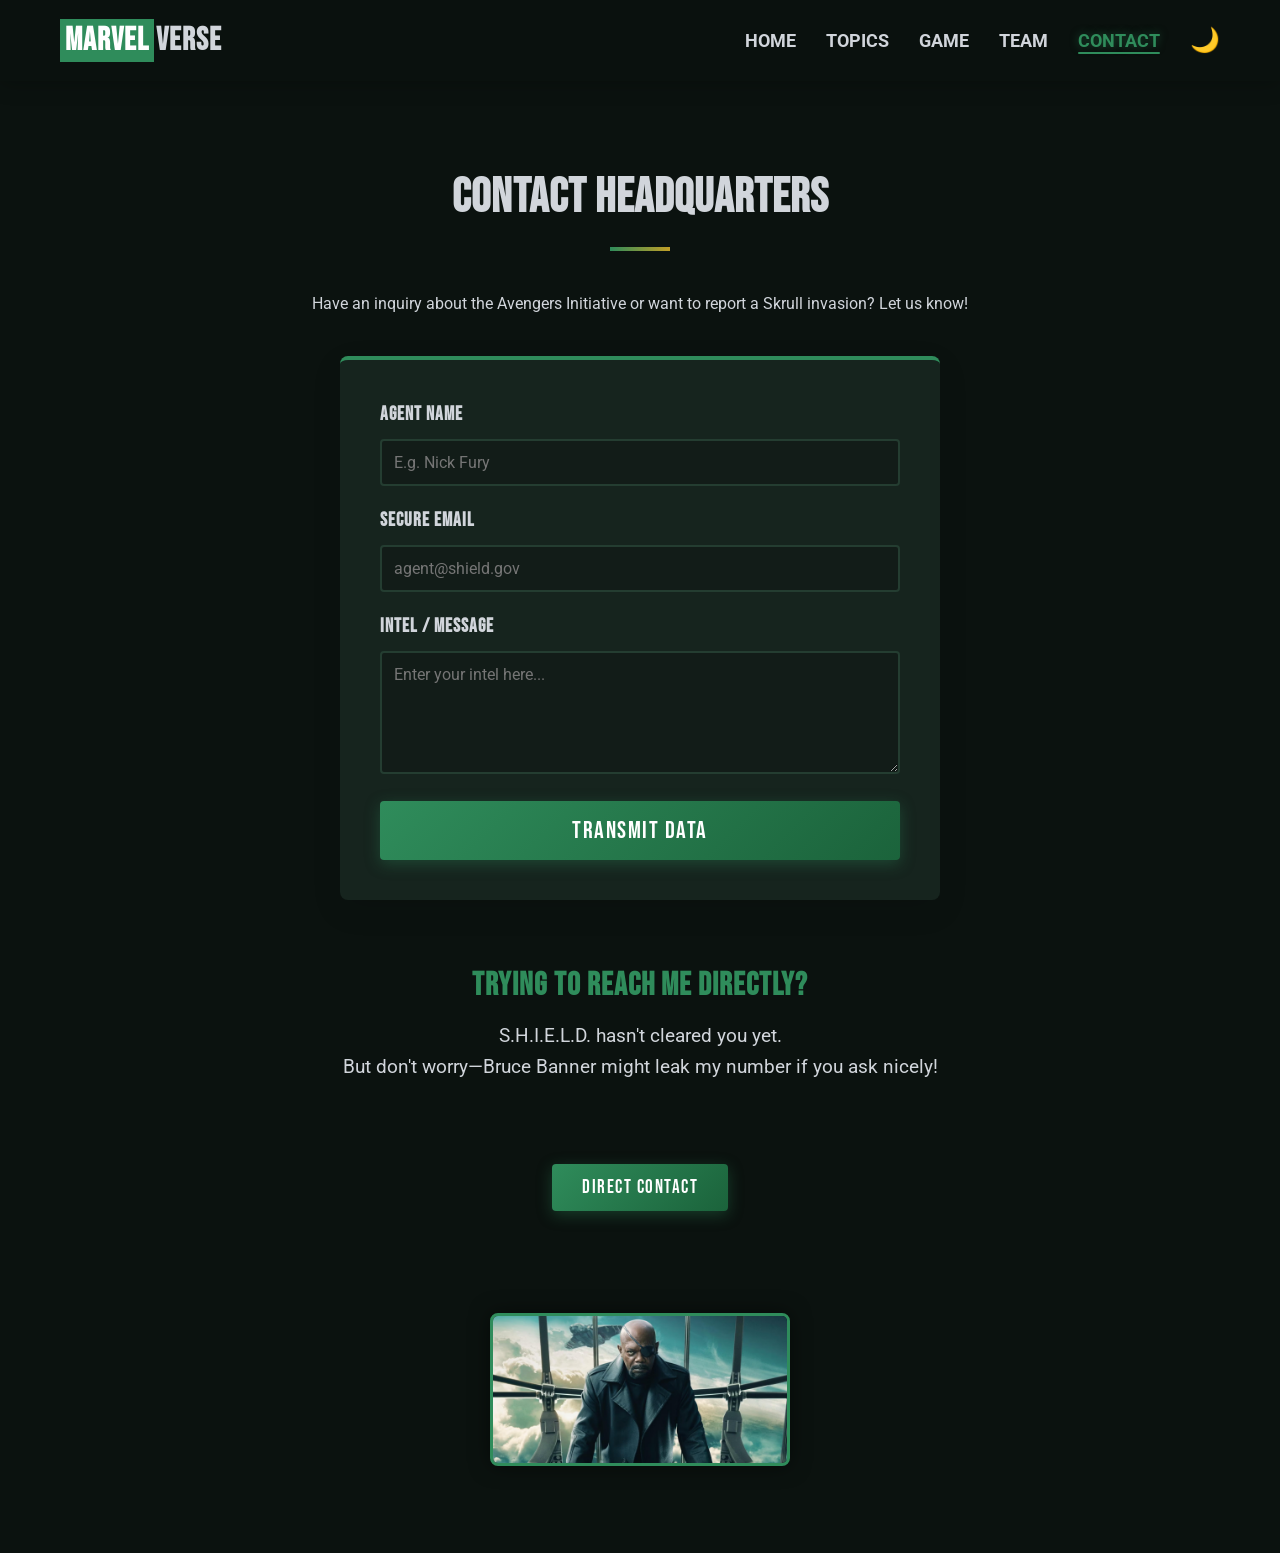
<file: contact.html>
<!DOCTYPE html>
<html lang="en">
<head>
    <meta charset="UTF-8">
    <meta name="viewport" content="width=device-width, initial-scale=1.0">
    <title>MarvelVerse | Contact HQ</title>
    <!-- Google Fonts -->
    <link rel="preconnect" href="https://fonts.googleapis.com">
    <link rel="preconnect" href="https://fonts.gstatic.com" crossorigin>
    <link href="https://fonts.googleapis.com/css2?family=Bebas+Neue&family=Roboto:wght@300;400;700&display=swap" rel="stylesheet">
    <link rel="stylesheet" href="style.css">
    <style>
        .contact-form-wrapper {
            background-color: var(--card-bg);
            padding: 40px;
            border-radius: 8px;
            box-shadow: 0 10px 30px rgba(0,0,0,0.1);
            max-width: 600px;
            margin: 0 auto;
            border-top: 4px solid var(--primary-color);
        }

        .form-group {
            margin-bottom: 20px;
            position: relative;
        }

        .form-group label {
            display: block;
            margin-bottom: 8px;
            font-weight: bold;
            font-family: 'Bebas Neue', cursive;
            font-size: 1.2rem;
            letter-spacing: 1px;
        }

        .form-control {
            width: 100%;
            padding: 12px;
            border: 2px solid var(--border-color);
            background-color: var(--bg-alt);
            color: var(--text-color);
            border-radius: 4px;
            font-family: 'Roboto', sans-serif;
            font-size: 1rem;
            transition: var(--transition);
        }

        .form-control:focus {
            outline: none;
            border-color: var(--primary-color);
        }

        .error-msg {
            color: var(--primary-color);
            font-size: 0.85rem;
            margin-top: 5px;
            display: none;
            font-weight: bold;
        }

        .success-msg {
            background-color: #28a745;
            color: white;
            padding: 15px;
            border-radius: 4px;
            text-align: center;
            font-weight: bold;
            margin-bottom: 20px;
            display: none;
        }

        .btn-submit {
            width: 100%;
            padding: 15px;
            font-size: 1.5rem;
        }

        @media (max-width: 480px) {
            .contact-form-wrapper {
                padding: 20px;
            }
        }
    </style>
</head>
<body class="bg-alt">
    <!-- Navbar -->
    <nav class="navbar" id="navbar">
        <div class="nav-container">
            <h1 class="logo"><a href="index.html" style="color:inherit;"><span class="marvel-bg">Marvel</span>Verse</a></h1>
            <ul class="nav-links">
                <li><a href="index.html">Home</a></li>
                <li><a href="topics.html">Topics</a></li>
                <li><a href="game.html">Game</a></li>
                <li><a href="team.html">Team</a></li>
                <li><a href="contact.html" class="active">Contact</a></li>
                <li><button id="theme-toggle" class="theme-btn" aria-label="Toggle Dark Mode">🌙</button></li>
            </ul>
            <div class="hamburger">
                <span class="bar"></span>
                <span class="bar"></span>
                <span class="bar"></span>
            </div>
        </div>
    </nav>

    <!-- Contact Section -->
    <section class="contact-section section-padding" style="margin-top: 80px; min-height: calc(100vh - 80px - 100px); display: flex; align-items: center;">
        <div class="container" style="width: 100%;">
            
            <div class="text-center fade-in scroll-anim" style="margin-bottom: 40px;">
                <h2 class="section-title">Contact Headquarters</h2>
                <div class="title-underline center-line colored"></div>
                <p>Have an inquiry about the Avengers Initiative or want to report a Skrull invasion? Let us know!</p>
            </div>

            <div class="contact-form-wrapper fade-in scroll-anim">
                <div id="success-box" class="success-msg">
                    Transmission Sent! We have received your message.
                </div>
                
                <form id="contact-form" action="https://formsubmit.co/chapagainbishes16@gmail.com" method="POST">
                    <!-- Disable FormSubmit captcha for smooth JS background transmission -->
                    <input type="hidden" name="_captcha" value="false">
                    
                    <div class="form-group">
                        <label for="name">Agent Name</label>
                        <input type="text" id="name" name="name" class="form-control" placeholder="E.g. Nick Fury">
                        <div class="error-msg" id="name-error">Name cannot be empty.</div>
                    </div>
                    
                    <div class="form-group">
                        <label for="email">Secure Email</label>
                        <input type="email" id="email" name="email" class="form-control" placeholder="agent@shield.gov">
                        <div class="error-msg" id="email-error">Please enter a valid email format.</div>
                    </div>
                    
                    <div class="form-group">
                        <label for="message">Intel / Message</label>
                        <textarea id="message" name="message" class="form-control" rows="5" placeholder="Enter your intel here..."></textarea>
                        <div class="error-msg" id="message-error">Message must be at least 10 characters long.</div>
                    </div>
                    
                    <button type="submit" class="btn btn-primary btn-submit">Transmit Data</button>
                </form>
            </div>
            
            <!-- Meme & Runaway Button Section -->
            <div class="meme-text text-center fade-in scroll-anim" style="margin-top: 60px;">
                <h3 style="color: var(--primary-color); font-family: 'Bebas Neue', cursive; font-size: 2rem; letter-spacing: 1px;">Trying to reach me directly?</h3>
                <p style="font-size: 1.2rem; margin-top: 10px;">S.H.I.E.L.D. hasn't cleared you yet.<br>But don't worry—Bruce Banner might leak my number if you ask nicely!</p>
                
                <div class="runaway-container" style="position: relative; height: 150px; width: 100%; margin-top: 30px; display: flex; justify-content: center; align-items: center;">
                    <button id="runaway-btn" class="btn btn-primary" style="position: absolute; transition: all 0.2s ease;">Direct Contact</button>
                </div>
                
                <div style="margin-top: 50px;">
                    <img src="assets/nickfury.avif" alt="Nick Fury Glare" style="max-width: 300px; border-radius: 8px; border: 3px solid var(--primary-color); box-shadow: 0 0 20px rgba(0,0,0,0.5);">
                </div>
            </div>

        </div>
    </section>

    <!-- Deadpool Custom Modal (Hidden by Default) -->
    <div id="deadpool-modal" class="modal-overlay hidden">
        <div class="modal-content text-center">
            <span class="close-modal" id="close-dp-modal">&times;</span>
            <img src="assets/deadpool.jpg" alt="Deadpool Intervenes" class="modal-image bounce-anim">
            <h2 style="color: var(--doomsday-red); font-family: 'Bebas Neue', cursive; font-size: 2.5rem; margin-top: 15px;">Wait... how did you click that?!</h2>
            <p style="font-size: 1.2rem; margin-top: 10px;">Damn, I am absolutely amazed!<br>S.H.I.E.L.D. security is useless against you.</p>
            <p style="font-size: 1.5rem; font-weight: bold; margin-top: 15px; color: var(--primary-color);">Here's my direct line:<br>📞 9863199634</p>
            <p style="font-style: italic; color: #888; font-size: 0.9rem; margin-top: 10px;">(Please don't tell Fury I gave it to you...)</p>
        </div>
    </div>


    <script src="script.js"></script>
</body>
</html>
</file>
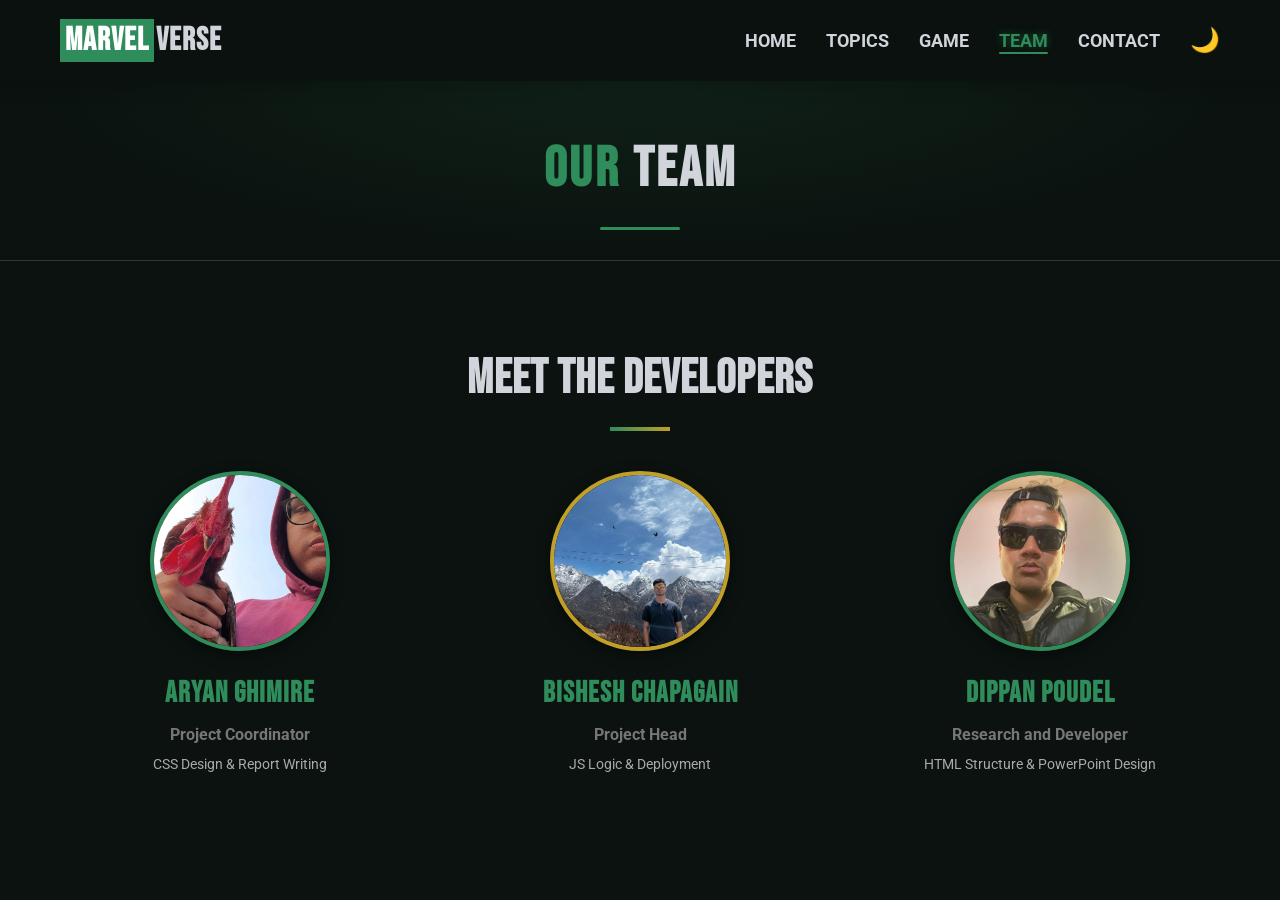
<file: team.html>
<!DOCTYPE html>
<html lang="en">
<head>
    <meta charset="UTF-8">
    <meta name="viewport" content="width=device-width, initial-scale=1.0">
    <title>MarvelVerse | Our Team</title>
    <!-- Google Fonts -->
    <link rel="preconnect" href="https://fonts.googleapis.com">
    <link rel="preconnect" href="https://fonts.gstatic.com" crossorigin>
    <link href="https://fonts.googleapis.com/css2?family=Bebas+Neue&family=Roboto:wght@300;400;700&display=swap" rel="stylesheet">
    <link rel="stylesheet" href="style.css">
</head>
<body class="bg-alt">
    <!-- Navbar -->
    <nav class="navbar" id="navbar">
        <div class="nav-container">
            <h1 class="logo"><a href="index.html" style="color:inherit;"><span class="marvel-bg">Marvel</span>Verse</a></h1>
            <ul class="nav-links">
                <li><a href="index.html">Home</a></li>
                <li><a href="topics.html">Topics</a></li>
                <li><a href="game.html">Game</a></li>
                <li><a href="team.html" class="active">Team</a></li>
                <li><a href="contact.html">Contact</a></li>
                <li><button id="theme-toggle" class="theme-btn" aria-label="Toggle Dark Mode">🌙</button></li>
            </ul>
            <div class="hamburger">
                <span class="bar"></span>
                <span class="bar"></span>
                <span class="bar"></span>
            </div>
        </div>
    </nav>

    <!-- Page Hero Banner -->
    <div class="page-hero-banner" style="margin-top: 80px;">
        <h1><span>Our</span> Team</h1>
        <div class="banner-line"></div>
    </div>

    <!-- Group Members Section -->
    <section class="team section-padding" id="team" style="min-height: 70vh;">
        <div class="container">
            <h2 class="section-title text-center">Meet the Developers</h2>
            <div class="title-underline center-line colored"></div>

            <div class="team-grid">
                <!-- Member 1 -->
                <div class="team-card fade-in scroll-anim">
                    <img src="assets/member1.jpeg" alt="Aryan Ghimire" class="team-avatar">
                    <h3 style="color: var(--primary-color);">Aryan Ghimire</h3>
                    <p class="role">Project Coordinator</p>
                    <p style="font-size: 0.9rem; color: #aaa; margin-top: 5px;">CSS Design & Report Writing</p>
                </div>
                <!-- Member 2 (Project Head) -->
                <div class="team-card fade-in scroll-anim">
                    <a href="https://www.instagram.com/bishes_chapagain_?igsh=MTJqb3oxc2NlaGxkcA%3D%3D" target="_blank" rel="noopener noreferrer" style="text-decoration: none;">
                        <img src="assets/Member4.jpeg" alt="Bishesh Chapagain" class="team-avatar" style="border-color: var(--accent-gold);">
                    </a>
                    <h3 style="color: var(--primary-color);">Bishesh Chapagain</h3>
                    <p class="role">Project Head</p>
                    <p style="font-size: 0.9rem; color: #aaa; margin-top: 5px;">JS Logic & Deployment</p>
                </div>
                <!-- Member 3 -->
                <div class="team-card fade-in scroll-anim">
                    <img src="assets/member2.jpeg" alt="Dippan Poudel" class="team-avatar">
                    <h3 style="color: var(--primary-color);">Dippan Poudel</h3>
                    <p class="role">Research and Developer</p>
                    <p style="font-size: 0.9rem; color: #aaa; margin-top: 5px;">HTML Structure & PowerPoint Design</p>
                </div>
            </div>
        </div>
    </section>

    <script src="script.js"></script>
</body>
</html>
</file>
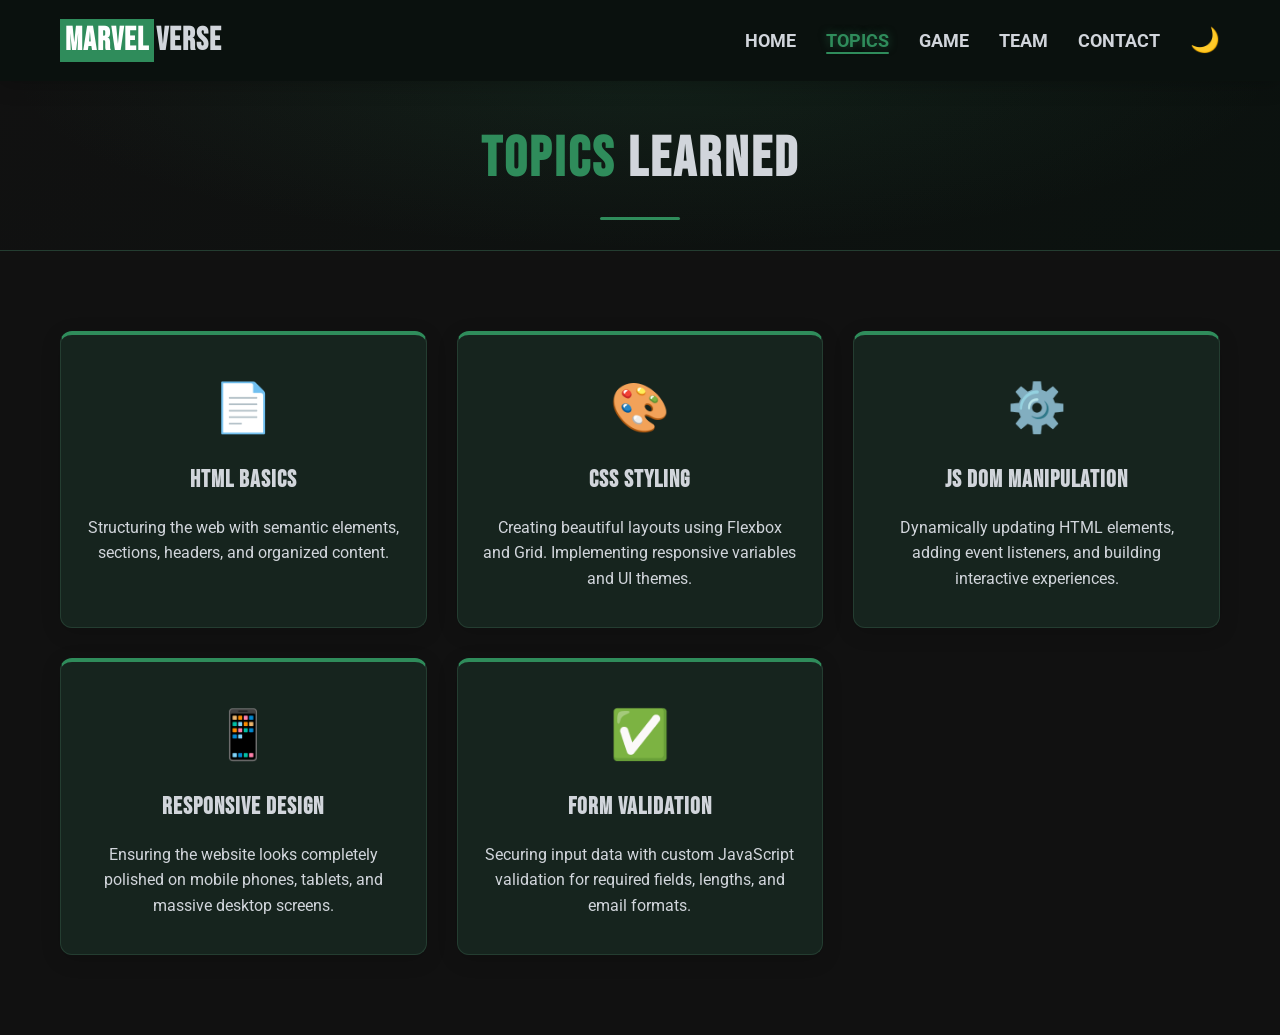
<file: topics.html>
<!DOCTYPE html>
<html lang="en">
<head>
    <meta charset="UTF-8">
    <meta name="viewport" content="width=device-width, initial-scale=1.0">
    <title>MarvelVerse | Topics Learned</title>
    <!-- Google Fonts -->
    <link rel="preconnect" href="https://fonts.googleapis.com">
    <link rel="preconnect" href="https://fonts.gstatic.com" crossorigin>
    <link href="https://fonts.googleapis.com/css2?family=Bebas+Neue&family=Roboto:wght@300;400;700&display=swap" rel="stylesheet">
    <link rel="stylesheet" href="style.css">
</head>
<body class="bg-dark">
    <!-- Navbar -->
    <nav class="navbar" id="navbar">
        <div class="nav-container">
            <h1 class="logo"><a href="index.html" style="color:inherit;"><span class="marvel-bg">Marvel</span>Verse</a></h1>
            <ul class="nav-links">
                <li><a href="index.html">Home</a></li>
                <li><a href="topics.html" class="active">Topics</a></li>
                <li><a href="game.html">Game</a></li>
                <li><a href="team.html">Team</a></li>
                <li><a href="contact.html">Contact</a></li>
                <li><button id="theme-toggle" class="theme-btn" aria-label="Toggle Dark Mode">🌙</button></li>
            </ul>
            <div class="hamburger">
                <span class="bar"></span>
                <span class="bar"></span>
                <span class="bar"></span>
            </div>
        </div>
    </nav>

    <!-- Page Hero Banner -->
    <div class="page-hero-banner">
        <h1><span>Topics</span> Learned</h1>
        <div class="banner-line"></div>
    </div>

    <!-- Topics Learned Section -->
    <section class="topics section-padding bg-dark" id="topics" style="min-height: 60vh; padding-top: 40px;">
        <div class="container">

            <div class="features-grid">
                <!-- Card 1 -->
                <div class="feature-card fade-in scroll-anim">
                    <div class="card-icon">📄</div>
                    <h3>HTML Basics</h3>
                    <p>Structuring the web with semantic elements, sections, headers, and organized content.</p>
                </div>
                <!-- Card 2 -->
                <div class="feature-card fade-in scroll-anim">
                    <div class="card-icon">🎨</div>
                    <h3>CSS Styling</h3>
                    <p>Creating beautiful layouts using Flexbox and Grid. Implementing responsive variables and UI
                        themes.</p>
                </div>
                <!-- Card 3 -->
                <div class="feature-card fade-in scroll-anim">
                    <div class="card-icon">⚙️</div>
                    <h3>JS DOM Manipulation</h3>
                    <p>Dynamically updating HTML elements, adding event listeners, and building interactive experiences.
                    </p>
                </div>
                <!-- Card 4 -->
                <div class="feature-card fade-in scroll-anim">
                    <div class="card-icon">📱</div>
                    <h3>Responsive Design</h3>
                    <p>Ensuring the website looks completely polished on mobile phones, tablets, and massive desktop
                        screens.</p>
                </div>
                <!-- Card 5 -->
                <div class="feature-card fade-in scroll-anim">
                    <div class="card-icon">✅</div>
                    <h3>Form Validation</h3>
                    <p>Securing input data with custom JavaScript validation for required fields, lengths, and email
                        formats.</p>
                </div>
            </div>
        </div>
    </section>


    <script src="script.js"></script>
</body>
</html>
</file>
<file: style.css>
/* =========================================
   VARIABLES & GLOBAL STYLES
   ========================================= */
:root {
    --primary-color: #2f8c5b;
    /* Doomsday Green */
    --primary-dark: #1b633b;
    --text-color: #d1d5db;
    /* Light gray text */
    --bg-color: #0b120f;
    /* Deep dark obsidian/green */
    --bg-alt: #121c18;
    --header-bg: rgba(11, 18, 15, 0.97);
    --card-bg: #16241e;
    --border-color: #243d31;
    --accent-gold: #c29f27;
    --doomsday-red: #EC1D24;
    /* Bold glowing red requirement */
    --transition: all 0.35s cubic-bezier(0.25, 0.46, 0.45, 0.94);
    --transition-fast: all 0.18s ease;
    --glow-green: 0 0 18px rgba(47, 140, 91, 0.55);
    --glow-red: 0 0 18px rgba(236, 29, 36, 0.55);
}

/*  new updates */
/* Dark Mode Variables */
[data-theme="dark"] {
    --primary-color: #1b633b;
    --text-color: #ffffff;
    --bg-color: #000000;
    --bg-alt: #0a0a0a;
    --header-bg: rgba(0, 0, 0, 0.95);
    --card-bg: #111111;
    --border-color: #222222;
}

* {
    margin: 0;
    padding: 0;
    box-sizing: border-box;
}

body {
    font-family: 'Roboto', sans-serif;
    color: var(--text-color);
    background-color: var(--bg-color);
    line-height: 1.6;
    transition: background-color 0.3s, color 0.3s;
    overflow-x: hidden;
}

h1,
h2,
h3,
h4,
.hero-title,
.logo {
    font-family: 'Bebas Neue', cursive;
    letter-spacing: 1px;
}

a {
    text-decoration: none;
    color: var(--text-color);
    transition: var(--transition);
}

ul {
    list-style: none;
}

.container {
    max-width: 1200px;
    margin: 0 auto;
    padding: 0 20px;
}

.section-padding {
    padding: 80px 0;
}

.text-center {
    text-align: center;
}

.text-white {
    color: #fff !important;
}

.bg-dark {
    background-color: #111;
    color: #fff;
}

[data-theme="dark"] .bg-dark {
    background-color: #0a0a0a;
}

/* Buttons */
.btn {
    display: inline-block;
    padding: 12px 30px;
    font-size: 1.2rem;
    font-family: 'Bebas Neue', cursive;
    letter-spacing: 1.5px;
    border: none;
    cursor: pointer;
    border-radius: 4px;
    transition: var(--transition);
    text-transform: uppercase;
}

.btn-primary {
    background: linear-gradient(135deg, var(--primary-color), var(--primary-dark));
    color: #fff;
    box-shadow: 0 4px 15px rgba(47, 140, 91, 0.35);
    position: relative;
    overflow: hidden;
}

.btn-primary::after {
    content: '';
    position: absolute;
    inset: 0;
    background: linear-gradient(135deg, rgba(255, 255, 255, 0.15), transparent);
    opacity: 0;
    transition: opacity 0.25s ease;
}

.btn-primary:hover::after {
    opacity: 1;
}

.btn-primary:hover {
    background: linear-gradient(135deg, #37a56c, var(--primary-color));
    transform: translateY(-3px);
    box-shadow: 0 8px 24px rgba(47, 140, 91, 0.5);
}

/* Titles & Underlines */
.section-title {
    font-size: 3rem;
    margin-bottom: 10px;
    text-transform: uppercase;
}

.title-underline {
    height: 4px;
    width: 60px;
    background-color: var(--primary-color);
    margin-bottom: 30px;
}

.center-line {
    margin: 0 auto 40px auto;
}

/* =========================================
   NAVIGATION
   ========================================= */
.navbar {
    position: fixed;
    top: 0;
    left: 0;
    width: 100%;
    background-color: var(--header-bg);
    box-shadow: 0 2px 20px rgba(0, 0, 0, 0.25);
    z-index: 1000;
    transition: padding 0.35s ease, box-shadow 0.35s ease, background-color 0.35s ease;
    backdrop-filter: blur(12px);
    -webkit-backdrop-filter: blur(12px);
}

.nav-container {
    display: flex;
    justify-content: space-between;
    align-items: center;
    max-width: 1200px;
    margin: 0 auto;
    padding: 15px 20px;
}

.logo {
    font-size: 2rem;
    color: var(--text-color);
}

.marvel-bg {
    background-color: var(--primary-color);
    color: white;
    padding: 2px 5px;
    margin-right: 2px;
}

.nav-links {
    display: flex;
    align-items: center;
    gap: 30px;
}

.nav-links a {
    font-weight: 700;
    font-size: 1.1rem;
    text-transform: uppercase;
}

.nav-links a:hover,
.nav-links a.active {
    color: var(--primary-color);
    text-shadow: 0 0 8px rgba(47, 140, 91, 0.5);
}

.nav-links a {
    position: relative;
}

.nav-links a::after {
    content: '';
    position: absolute;
    bottom: -3px;
    left: 0;
    width: 0;
    height: 2px;
    background: var(--primary-color);
    transition: width 0.3s ease;
    border-radius: 2px;
}

.nav-links a:hover::after,
.nav-links a.active::after {
    width: 100%;
}

.theme-btn {
    background: none;
    border: none;
    font-size: 1.5rem;
    cursor: pointer;
    color: var(--text-color);
}

/* Hamburger */
.hamburger {
    display: none;
    cursor: pointer;
}

.hamburger .bar {
    display: block;
    width: 25px;
    height: 3px;
    margin: 5px auto;
    -webkit-transition: all 0.3s ease-in-out;
    transition: all 0.3s ease-in-out;
    background-color: var(--text-color);
}

/* =========================================
   HERO SECTION
   ========================================= */
.hero {
    min-height: 100vh;
    background: #000 url('assets/marvel.jpg') no-repeat center center;
    background-size: cover;
    background-attachment: fixed;
    /* Creates a premium parallax effect */
    position: relative;
    display: flex;
    align-items: center;
    justify-content: center;
    text-align: center;
    color: #fff;
    margin-top: 0;
    overflow: hidden;
    /* Prevent video overflow */
}

.hero-video {
    position: absolute;
    top: 0;
    left: 0;
    width: 100%;
    height: 100%;
    object-fit: cover;
    z-index: 0;
}

.hero-center-img {
    width: 100%;
    max-width: 320px;
    height: auto;
    border-radius: 12px;
    box-shadow: 0 10px 40px rgba(0, 0, 0, 0.8), 0 0 20px rgba(236, 29, 36, 0.4);
    border: 3px solid var(--doomsday-red);
    margin-bottom: 25px;
}

.hero-overlay {
    position: absolute;
    top: 0;
    left: 0;
    width: 100%;
    height: 100%;
    background: rgba(0, 0, 0, 0.6);
    z-index: 1;
}

.hero-content {
    position: relative;
    z-index: 2;
    padding: 0 20px;
    max-width: 800px;
}

.hero-title {
    font-size: 5rem;
    text-transform: uppercase;
    margin-bottom: 20px;
    text-shadow: 2px 2px 10px rgba(0, 0, 0, 0.8);
}

.hero-subtitle {
    font-size: 1.2rem;
    margin-bottom: 30px;
    text-shadow: 1px 1px 5px rgba(0, 0, 0, 0.8);
}

/* =========================================
   STAN LEE SECTION
   ========================================= */
.flex-row {
    display: flex;
    align-items: center;
    gap: 50px;
}

.stan-image-wrapper {
    flex: 1;
}

.stan-image-wrapper img {
    width: 100%;
    max-width: 450px;
    height: auto;
    aspect-ratio: 4 / 5;
    /* Forces a consistent portrait layout */
    object-fit: cover;
    /* Prevents stretching and distortion */
    object-position: center top;
    /* Focuses clearly on Stan Lee's face */
    border-radius: 12px;
    box-shadow: 12px 12px 0 var(--primary-color), 0 10px 30px rgba(0, 0, 0, 0.5);
    /* extra 3D pop */
    image-rendering: high-quality;
    /* Better resolution */
}

.stan-text-wrapper {
    flex: 1;
}

.stan-text-wrapper p {
    margin-bottom: 20px;
    font-size: 1.1rem;
}

/* =========================================
   UPCOMING MOVIES SECTION
   ========================================= */
.movies-grid {
    display: grid;
    grid-template-columns: repeat(auto-fit, minmax(300px, 1fr));
    gap: 40px;
    margin-top: 40px;
}

.movie-image {
    width: 100%;
    height: 420px;
    object-fit: cover;
    object-position: center center;
    border-bottom: 2px solid var(--border-color);
    transition: transform 0.5s ease;
}

/* Spiderman image needs to focus on the character, not the top/edges */
.movie-image--spiderman {
    object-position: center 20%;
    height: 420px;
}

.movie-card:hover .movie-image {
    transform: scale(1.04);
}

.movie-card {
    background-color: var(--card-bg);
    border-radius: 12px;
    overflow: hidden;
    box-shadow: 0 10px 30px rgba(0, 0, 0, 0.6);
    border: 2px solid var(--border-color);
    transition: transform 0.4s cubic-bezier(0.25, 0.46, 0.45, 0.94), box-shadow 0.4s ease, border-color 0.4s ease;
}

.movie-card:hover {
    transform: translateY(-12px) scale(1.01);
    box-shadow: 0 20px 45px rgba(47, 140, 91, 0.45);
    border-color: var(--primary-color);
}

.movie-info {
    padding: 25px 20px;
    text-align: center;
}

.movie-info h3 {
    font-size: 2rem;
    margin-bottom: 10px;
    font-family: 'Bebas Neue', cursive;
    color: var(--text-color);
}

.movie-info p {
    font-size: 1rem;
    color: #999;
}

/* =========================================
   COUNTDOWN TIMER SECTION
   ========================================= */
.countdown-section {
    position: relative;
    overflow: hidden;
    background: url('assets/doomsday.jpg') no-repeat center center;
    background-size: cover;
    background-attachment: fixed;
}

.countdown-section::before {
    content: '';
    position: absolute;
    top: 0;
    left: 0;
    width: 100%;
    height: 100%;
    background: rgba(0, 0, 0, 0.7);
    z-index: 0;
}

.countdown-section .container,
.countdown-section h2,
.countdown-section p,
.countdown-section .progress-bar-container {
    position: relative;
    z-index: 10;
}

.countdown-container {
    display: flex;
    justify-content: center;
    gap: 20px;
    flex-wrap: wrap;
    margin: 40px 0;
}

.time-box {
    background-color: rgba(20, 0, 0, 0.8);
    border: 2px solid var(--doomsday-red);
    border-radius: 10px;
    padding: 20px;
    min-width: 120px;
    box-shadow: 0 0 15px rgba(236, 29, 36, 0.5);
    /* Glowing Red */
    animation: pulseGlow 2s infinite alternate;
}

.time-number {
    display: block;
    font-size: 4rem;
    font-family: 'Bebas Neue', cursive;
    color: var(--doomsday-red);
    text-shadow: 0 0 10px var(--doomsday-red);
}

.time-label {
    display: block;
    font-size: 1.2rem;
    color: #fff;
    text-transform: uppercase;
    letter-spacing: 2px;
}

.progress-bar-container {
    width: 100%;
    max-width: 600px;
    height: 10px;
    background-color: #333;
    border-radius: 5px;
    margin: 0 auto;
    overflow: hidden;
    box-shadow: 0 0 10px rgba(0, 0, 0, 0.5) inset;
}

.progress-bar {
    height: 100%;
    width: 0%;
    background-color: var(--doomsday-red);
    box-shadow: 0 0 10px var(--doomsday-red);
    transition: width 1s linear;
}

@keyframes pulseGlow {
    0% {
        box-shadow: 0 0 10px rgba(236, 29, 36, 0.2);
    }

    100% {
        box-shadow: 0 0 25px rgba(236, 29, 36, 0.8);
    }
}

.shake-anim {
    animation: shake 0.5s infinite;
}

@keyframes shake {
    0% {
        transform: translate(1px, 1px) rotate(0deg);
    }

    10% {
        transform: translate(-1px, -2px) rotate(-1deg);
    }

    20% {
        transform: translate(-3px, 0px) rotate(1deg);
    }

    30% {
        transform: translate(3px, 2px) rotate(0deg);
    }

    40% {
        transform: translate(1px, -1px) rotate(1deg);
    }

    50% {
        transform: translate(-1px, 2px) rotate(-1deg);
    }

    60% {
        transform: translate(-3px, 1px) rotate(0deg);
    }

    70% {
        transform: translate(3px, 1px) rotate(-1deg);
    }

    80% {
        transform: translate(-1px, -1px) rotate(1deg);
    }

    90% {
        transform: translate(1px, 2px) rotate(0deg);
    }

    100% {
        transform: translate(1px, -2px) rotate(-1deg);
    }
}

/* =========================================
   TOPICS / CARDS SECTION
   ========================================= */
.features-grid {
    display: grid;
    grid-template-columns: repeat(auto-fit, minmax(280px, 1fr));
    gap: 30px;
    margin-top: 40px;
}

.feature-card {
    background-color: var(--card-bg);
    color: var(--text-color);
    padding: 35px 25px;
    border-radius: 12px;
    text-align: center;
    box-shadow: 0 5px 20px rgba(0, 0, 0, 0.15);
    transition: transform 0.4s cubic-bezier(0.25, 0.46, 0.45, 0.94), box-shadow 0.4s ease, border-color 0.4s ease;
    border-top: 4px solid var(--primary-color);
    border: 1px solid var(--border-color);
    border-top: 4px solid var(--primary-color);
    position: relative;
    overflow: hidden;
}

.feature-card::before {
    content: '';
    position: absolute;
    top: 0;
    left: -100%;
    width: 100%;
    height: 3px;
    background: linear-gradient(90deg, transparent, var(--primary-color), transparent);
    transition: left 0.5s ease;
}

.feature-card:hover::before {
    left: 100%;
}

.feature-card:hover {
    transform: translateY(-12px) scale(1.02);
    box-shadow: 0 20px 40px rgba(47, 140, 91, 0.25);
    border-color: var(--primary-color);
}

[data-theme="dark"] .feature-card {
    box-shadow: 0 5px 15px rgba(0, 0, 0, 0.5);
}

[data-theme="dark"] .feature-card:hover {
    box-shadow: 0 15px 30px rgba(0, 0, 0, 0.7);
}

.card-icon {
    font-size: 3rem;
    margin-bottom: 15px;
}

.feature-card h3 {
    font-size: 1.5rem;
    margin-bottom: 15px;
}

/* =========================================
   TEAM SECTION
   ========================================= */
.team-grid {
    display: grid;
    grid-template-columns: repeat(auto-fit, minmax(250px, 1fr));
    gap: 40px;
    margin-top: 40px;
}

.team-card {
    text-align: center;
    transition: transform 0.4s ease;
}

.team-card:hover {
    transform: translateY(-6px);
}

.team-avatar,
.team-avatar-placeholder {
    width: 180px;
    height: 180px;
    border-radius: 50%;
    object-fit: cover;
    margin: 0 auto 20px auto;
    border: 4px solid var(--primary-color);
    transition: transform 0.4s cubic-bezier(0.175, 0.885, 0.32, 1.275), box-shadow 0.4s ease, border-color 0.4s ease;
    box-shadow: 0 4px 15px rgba(0, 0, 0, 0.4);
    display: flex;
    align-items: center;
    justify-content: center;
    text-decoration: none;
}

.team-avatar-placeholder {
    background: linear-gradient(135deg, var(--bg-alt), #1a2a24);
    color: var(--accent-gold);
    font-family: 'Bebas Neue', cursive;
    font-size: 1.5rem;
    letter-spacing: 1px;
    position: relative;
    overflow: hidden;
}

.team-avatar-placeholder::after {
    content: '';
    position: absolute;
    inset: 0;
    background: radial-gradient(circle at top left, rgba(255, 255, 255, 0.05), transparent);
}

.team-card:hover .team-avatar,
.team-card:hover .team-avatar-placeholder {
    transform: scale(1.08) rotate(2deg);
    box-shadow: 0 12px 30px rgba(47, 140, 91, 0.45);
    border-color: var(--accent-gold);
}

.team-card h3 {
    font-size: 1.8rem;
    margin-bottom: 5px;
}

.team-card .role {
    color: #777;
    font-weight: 700;
}

[data-theme="dark"] .team-card .role {
    color: #aaa;
}

/* =========================================
   FOOTER
   ========================================= */
footer,
.site-footer {
    position: relative;
    color: #fff;
    padding: 80px 0 40px;
    text-align: center;
    border-top: 4px solid var(--primary-color);
    overflow: hidden;
}

/* Home page only — background image footer */
.site-footer {
    background: url('assets/marvel.jpg') no-repeat center center;
    background-size: cover;
    background-attachment: fixed;
}

.footer-bg-overlay {
    position: absolute;
    inset: 0;
    background: linear-gradient(to bottom,
            rgba(11, 18, 15, 0.88) 0%,
            rgba(0, 0, 0, 0.92) 100%);
    z-index: 0;
}

/* Non-home footers — solid dark */
footer:not(.site-footer) {
    background-color: #0b120f;
}

.footer-content {
    position: relative;
    z-index: 1;
    display: flex;
    flex-direction: column;
    align-items: center;
    gap: 20px;
}

.footer-logo {
    font-family: 'Bebas Neue', cursive;
    font-size: 2.8rem;
    letter-spacing: 3px;
    text-shadow: 0 2px 10px rgba(0, 0, 0, 0.6);
    animation: footerLogoPulse 3s ease-in-out infinite;
}

@keyframes footerLogoPulse {

    0%,
    100% {
        text-shadow: 0 2px 10px rgba(47, 140, 91, 0.3);
    }

    50% {
        text-shadow: 0 2px 20px rgba(47, 140, 91, 0.7), 0 0 40px rgba(47, 140, 91, 0.2);
    }
}

.footer-quote {
    font-style: italic;
    font-size: 1.15rem;
    color: #ccc;
    max-width: 600px;
    margin: 0 auto;
    font-family: 'Roboto', sans-serif;
    line-height: 1.7;
    text-shadow: 0 1px 3px rgba(0, 0, 0, 0.8);
}

.socials {
    margin-top: 15px;
    display: flex;
    gap: 18px;
}

.socials a {
    color: #fff;
    font-size: 1rem;
    font-weight: bold;
    border: 2px solid rgba(255, 255, 255, 0.25);
    border-radius: 50%;
    width: 52px;
    height: 52px;
    display: inline-flex;
    align-items: center;
    justify-content: center;
    transition: all 0.35s cubic-bezier(0.175, 0.885, 0.32, 1.275);
    background: rgba(255, 255, 255, 0.06);
    text-decoration: none;
    backdrop-filter: blur(6px);
    letter-spacing: 0.5px;
}

.socials a:hover {
    background-color: var(--primary-color);
    border-color: var(--primary-color);
    color: #fff;
    transform: translateY(-7px) scale(1.15);
    box-shadow: 0 12px 25px rgba(47, 140, 91, 0.5);
}


/* =========================================
   ANIMATIONS & UTILITIES
   ========================================= */
.fade-in {
    opacity: 0;
    transform: translateY(40px);
    transition: opacity 0.75s cubic-bezier(0.25, 0.46, 0.45, 0.94),
        transform 0.75s cubic-bezier(0.25, 0.46, 0.45, 0.94);
}

.fade-in.appear {
    opacity: 1;
    transform: translateY(0);
}

/* Staggered delay for grid children */
.movies-grid .movie-card:nth-child(1).appear,
.features-grid .feature-card:nth-child(1).appear,
.team-grid .team-card:nth-child(1).appear {
    transition-delay: 0.05s;
}

.movies-grid .movie-card:nth-child(2).appear,
.features-grid .feature-card:nth-child(2).appear,
.team-grid .team-card:nth-child(2).appear {
    transition-delay: 0.15s;
}

.features-grid .feature-card:nth-child(3).appear,
.team-grid .team-card:nth-child(3).appear {
    transition-delay: 0.25s;
}

.features-grid .feature-card:nth-child(4).appear,
.team-grid .team-card:nth-child(4).appear {
    transition-delay: 0.35s;
}

.features-grid .feature-card:nth-child(5).appear {
    transition-delay: 0.45s;
}

/* Smooth scroll */
html {
    scroll-behavior: smooth;
}

/* Footer copyright text */
.footer-copy {
    margin-top: 12px;
    color: rgba(255, 255, 255, 0.5);
    font-size: 0.85rem;
    letter-spacing: 0.5px;
}

/* Card icon spin on hover */
.card-icon {
    display: inline-block;
    font-size: 3rem;
    margin-bottom: 15px;
    transition: transform 0.4s cubic-bezier(0.34, 1.56, 0.64, 1);
}

.feature-card:hover .card-icon {
    transform: scale(1.3) rotate(12deg);
}

/* Hero center image — enhanced glow pulse */
.hero-center-img {
    animation: heroImgPulse 3.5s ease-in-out infinite;
}

@keyframes heroImgPulse {

    0%,
    100% {
        box-shadow: 0 10px 40px rgba(0, 0, 0, 0.8), 0 0 20px rgba(236, 29, 36, 0.4);
    }

    50% {
        box-shadow: 0 10px 60px rgba(0, 0, 0, 0.9), 0 0 40px rgba(236, 29, 36, 0.75), 0 0 80px rgba(236, 29, 36, 0.2);
    }
}

/* Colored title underline */
.title-underline.colored {
    background: linear-gradient(90deg, var(--primary-color), var(--accent-gold), var(--primary-color));
    background-size: 200% auto;
    animation: shimmerLine 3s linear infinite;
}

@keyframes shimmerLine {
    0% {
        background-position: 0% center;
    }

    100% {
        background-position: 200% center;
    }
}

/* Inner page hero banner (Topics, Game, Contact) */
.page-hero-banner {
    margin-top: 70px;
    padding: 45px 20px 30px;
    background: linear-gradient(135deg,
            rgba(11, 18, 15, 0.0) 0%,
            var(--bg-color) 100%);
    border-bottom: 1px solid var(--border-color);
    text-align: center;
    position: relative;
    overflow: hidden;
}

.page-hero-banner::before {
    content: '';
    position: absolute;
    inset: 0;
    background: radial-gradient(ellipse at top center, rgba(47, 140, 91, 0.12) 0%, transparent 70%);
    pointer-events: none;
}

.page-hero-banner h1 {
    font-family: 'Bebas Neue', cursive;
    font-size: 3.5rem;
    letter-spacing: 3px;
    color: var(--text-color);
    position: relative;
    z-index: 1;
}

.page-hero-banner h1 span {
    color: var(--primary-color);
}

.page-hero-banner .banner-line {
    width: 80px;
    height: 3px;
    background: var(--primary-color);
    margin: 12px auto 0;
    border-radius: 2px;
}

/* Navbar scrolled state (driven by JS adding .scrolled class) */
.navbar.scrolled {
    padding: 8px 0;
    box-shadow: 0 4px 30px rgba(0, 0, 0, 0.5);
    background-color: rgba(11, 18, 15, 0.99);
}

/* Section entrance shimmer (decorative divider) */
.section-divider {
    width: 100%;
    height: 1px;
    background: linear-gradient(90deg, transparent, var(--border-color), transparent);
    margin: 0 auto;
}

/* Stan Lee blockquote enhanced */
blockquote {
    transition: border-color 0.3s ease;
}

blockquote:hover {
    border-left-color: var(--accent-gold) !important;
}

/* =========================================
   MODALS
   ========================================= */
.modal-overlay {
    position: fixed;
    top: 0;
    left: 0;
    width: 100%;
    height: 100%;
    background: rgba(0, 0, 0, 0.85);
    z-index: 10000;
    display: flex;
    align-items: center;
    justify-content: center;
    opacity: 1;
    visibility: visible;
    transition: all 0.3s ease;
}

.modal-overlay.hidden {
    opacity: 0;
    visibility: hidden;
    pointer-events: none;
}

.modal-content {
    background: var(--card-bg);
    padding: 40px;
    border-radius: 12px;
    border: 3px solid var(--doomsday-red);
    box-shadow: 0 10px 40px rgba(236, 29, 36, 0.4);
    max-width: 500px;
    width: 90%;
    position: relative;
    color: var(--text-color);
}

.close-modal {
    position: absolute;
    top: 10px;
    right: 15px;
    font-size: 2rem;
    color: #fff;
    cursor: pointer;
    transition: color 0.2s;
}

.close-modal:hover {
    color: var(--doomsday-red);
}

.modal-image {
    width: 100%;
    max-width: 250px;
    border-radius: 8px;
    box-shadow: 0 5px 15px rgba(0, 0, 0, 0.5);
    margin: 0 auto;
    display: block;
}

.bounce-anim {
    animation: bounce 2s infinite;
}

@keyframes bounce {

    0%,
    20%,
    50%,
    80%,
    100% {
        transform: translateY(0);
    }

    40% {
        transform: translateY(-20px);
    }

    60% {
        transform: translateY(-10px);
    }
}

/* =========================================
   MEDIA QUERIES (RESPONSIVE)
   ========================================= */
@media (max-width: 768px) {
    .hamburger {
        display: block;
    }

    .hamburger.active .bar:nth-child(2) {
        opacity: 0;
    }

    .hamburger.active .bar:nth-child(1) {
        transform: translateY(8px) rotate(45deg);
    }

    .hamburger.active .bar:nth-child(3) {
        transform: translateY(-8px) rotate(-45deg);
    }

    .nav-links {
        position: fixed;
        left: -100%;
        top: 70px;
        gap: 0;
        flex-direction: column;
        background-color: var(--header-bg);
        width: 100%;
        text-align: center;
        transition: 0.3s;
        box-shadow: 0 10px 10px rgba(0, 0, 0, 0.1);
        padding-bottom: 20px;
    }

    .nav-links.active {
        left: 0;
        overflow-y: auto;
        max-height: calc(100vh - 70px);
    }

    .nav-links li {
        margin: 16px 0;
    }

    .hero {
        background-attachment: scroll;
        /* Fixes iOS mobile bug with fixed background */
        background-position: center;
        min-height: 80vh;
        /* Better fitting for mobile viewports */
    }

    .hero-title {
        font-size: 3rem;
    }

    .hero-subtitle {
        font-size: 1.1rem;
    }

    .section-title {
        font-size: 2.2rem;
    }

    .flex-row {
        flex-direction: column;
        align-items: center;
        gap: 30px;
    }

    .stan-image-wrapper img {
        margin: 0 auto;
        display: block;
        max-width: 350px;
        width: 100%;
    }

    .movie-image {
        height: 300px;
    }

    .time-box {
        min-width: 90px;
        padding: 15px;
    }

    .time-number {
        font-size: 3rem;
    }

    .time-label {
        font-size: 1rem;
    }

    .movies-grid,
    .features-grid,
    .team-grid {
        gap: 20px;
        padding: 0 10px;
    }
}

@media (max-width: 480px) {
    .hero {
        min-height: 80vh;
        /* Adjust for mobile viewports */
        background-attachment: scroll;
        /* Fixed backgrounds cause issues on mobile Safari */
    }

    .hero-title {
        font-size: 2.2rem;
    }

    .hero-subtitle {
        font-size: 1rem;
    }

    .section-title {
        font-size: 1.8rem;
    }

    .movies-grid {
        grid-template-columns: 1fr;
    }

    .features-grid {
        grid-template-columns: 1fr;
    }

    .team-grid {
        grid-template-columns: 1fr;
    }

    .container {
        padding: 0 15px;
        /* Adds extra breathing room to containers */
    }

    .countdown-container {
        gap: 10px;
    }

    .time-box {
        min-width: 70px;
        padding: 10px;
    }

    .time-number {
        font-size: 2rem;
    }

    .time-label {
        font-size: 0.8rem;
    }

    .btn {
        padding: 10px 20px;
        font-size: 1rem;
    }

    .section-padding {
        padding: 50px 0;
    }

    #doomsday-message {
        font-size: 1.8rem !important;
    }
}
</file>
